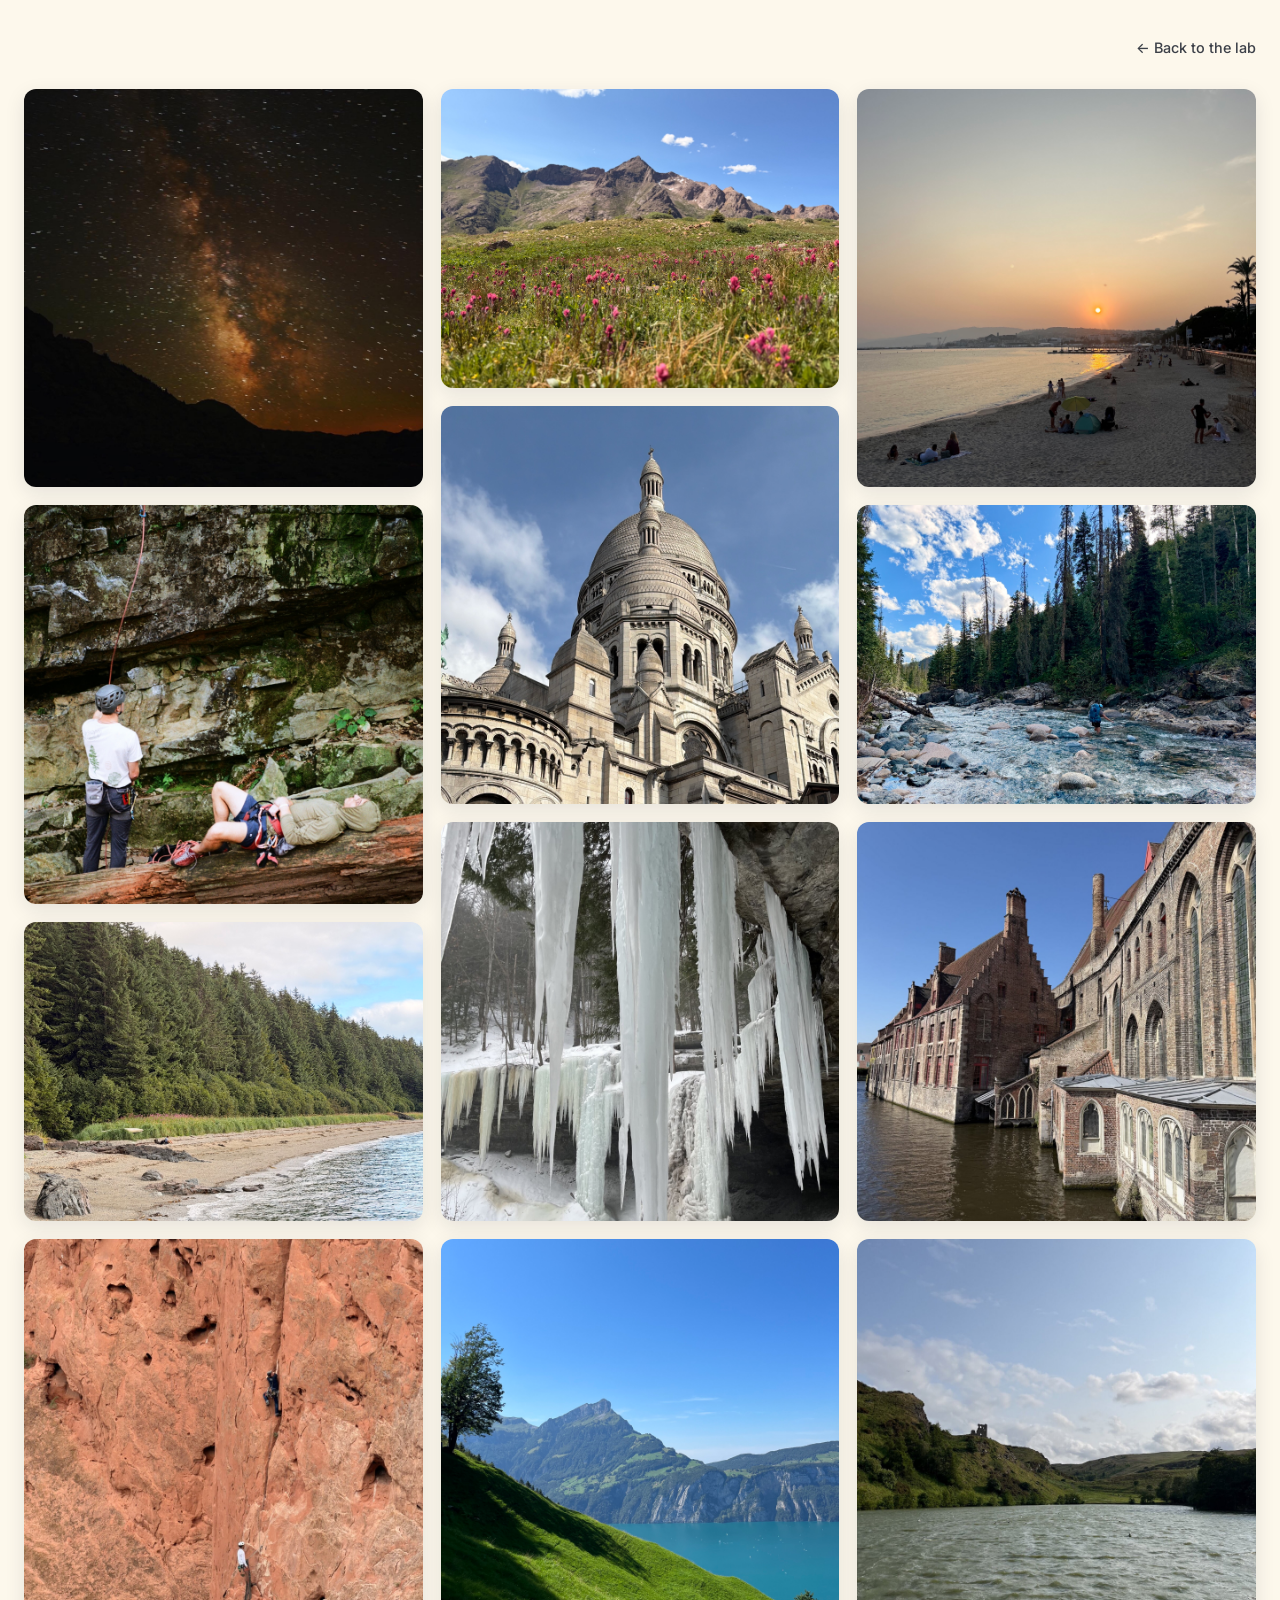
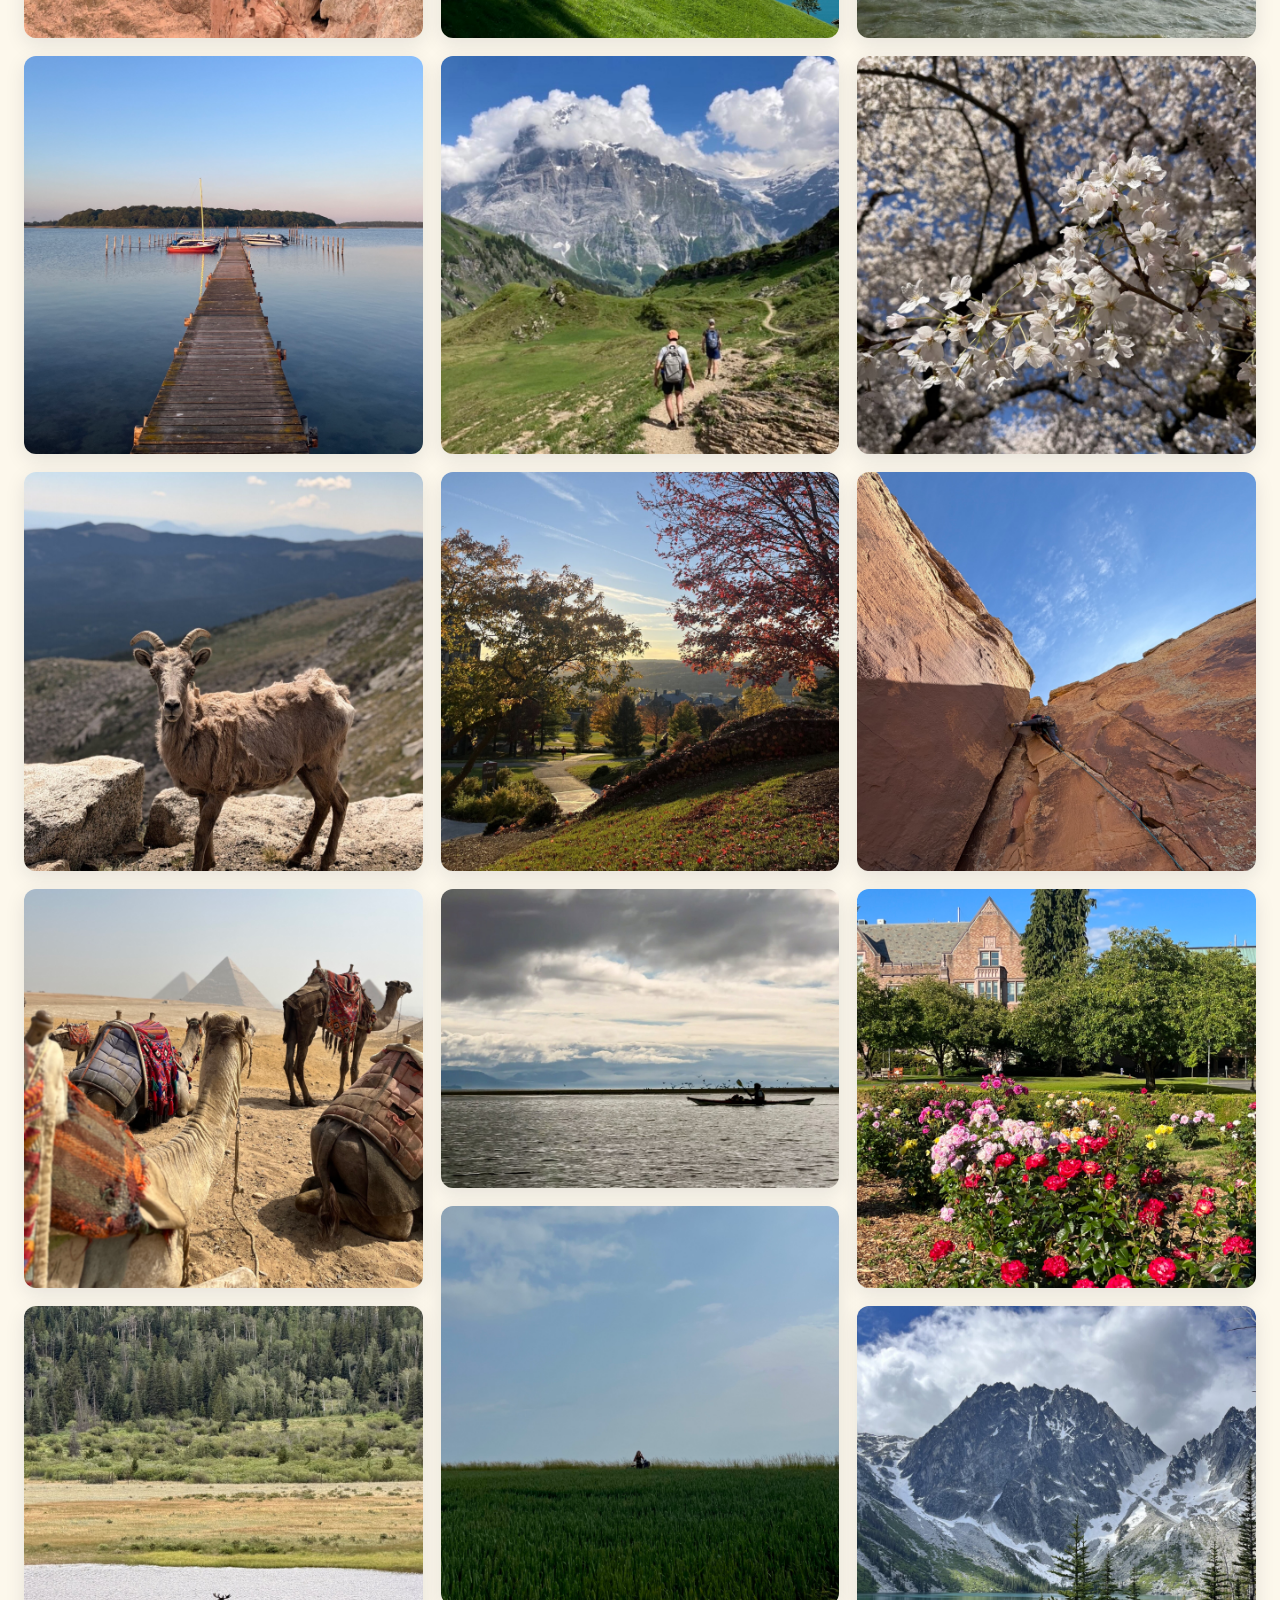
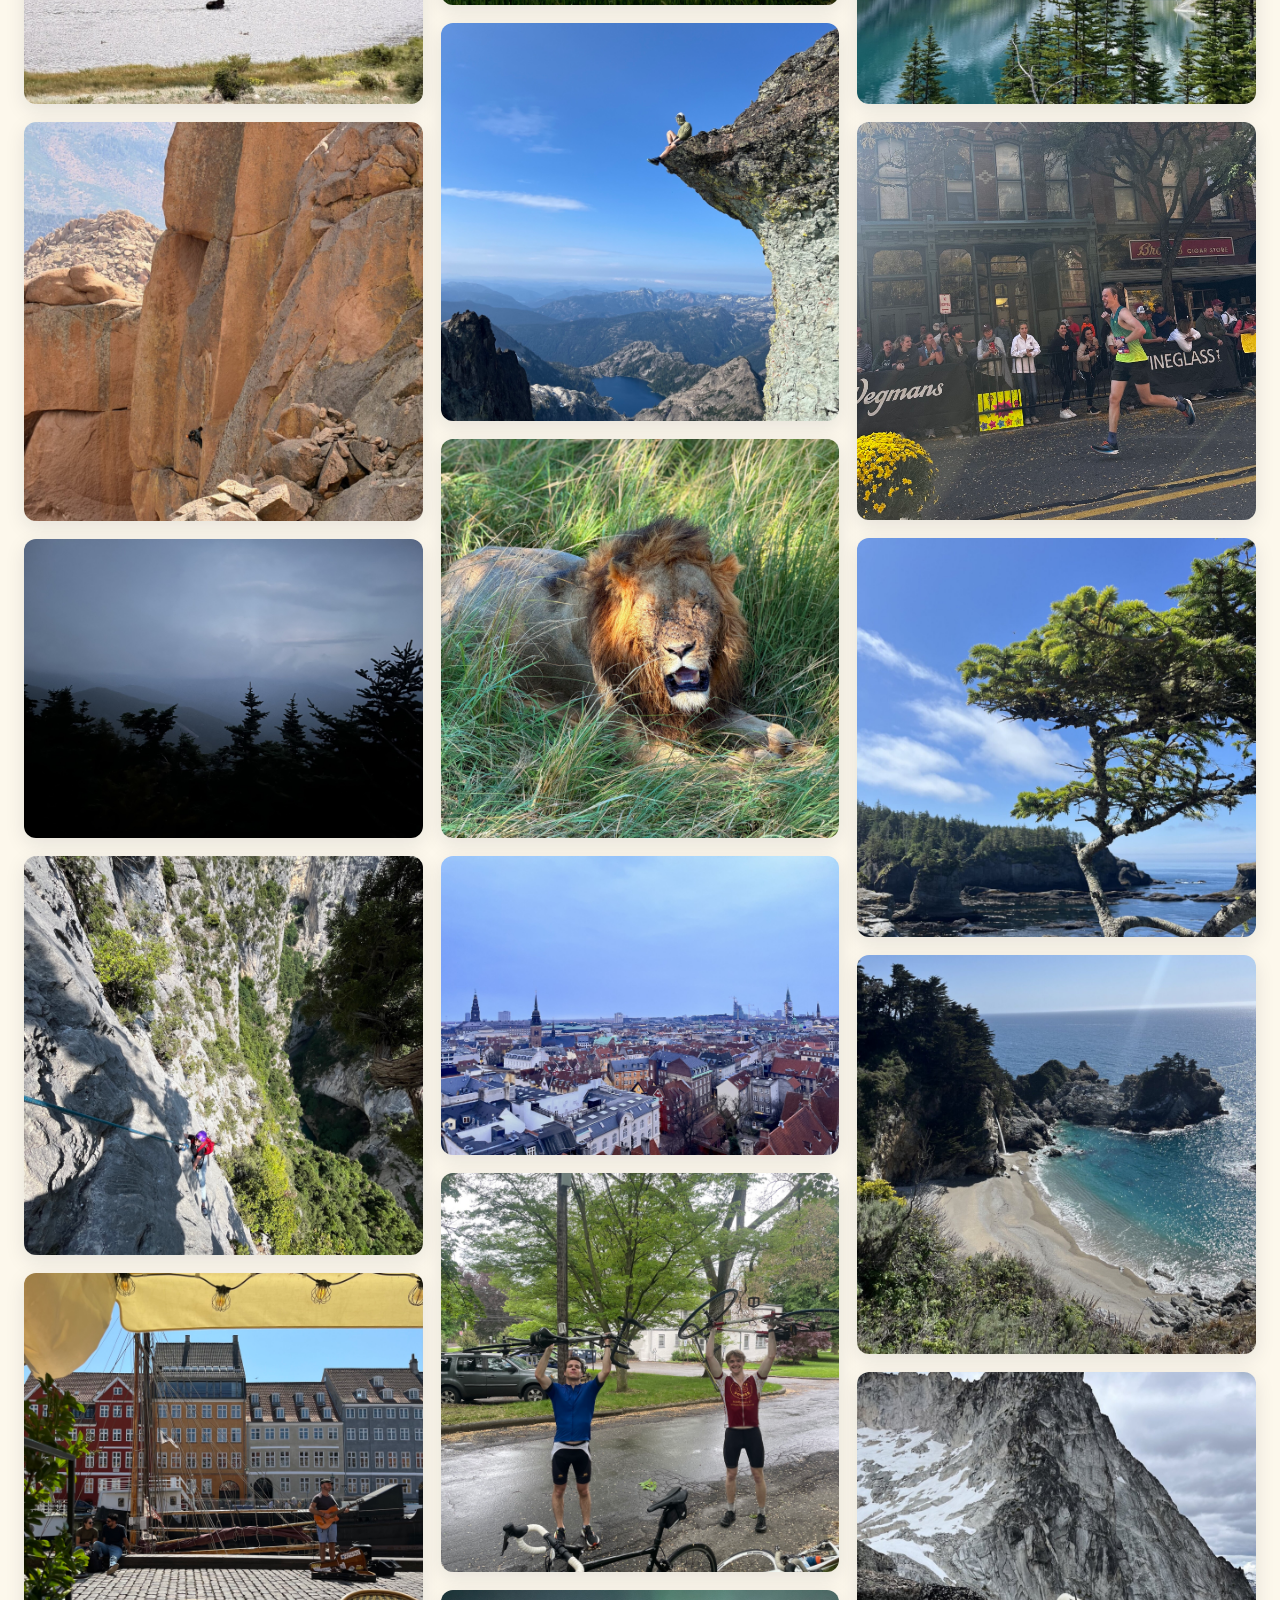
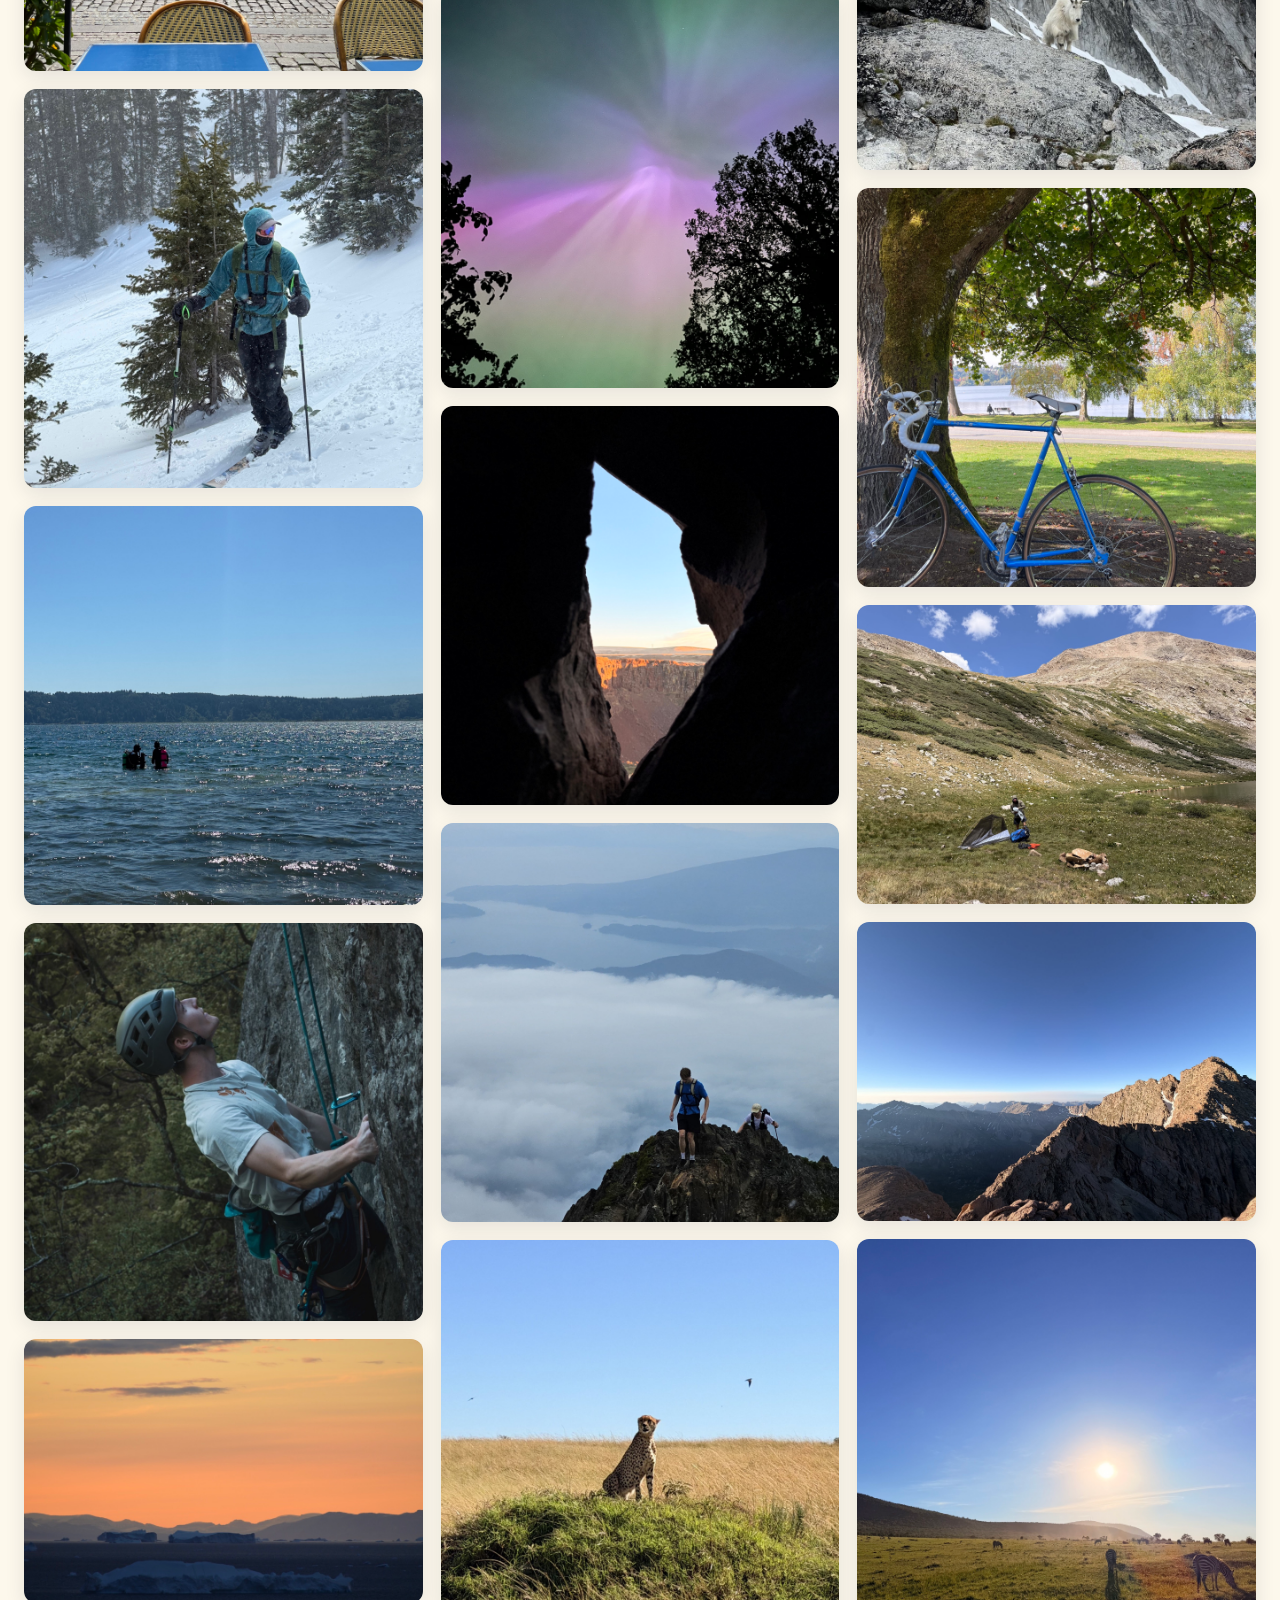
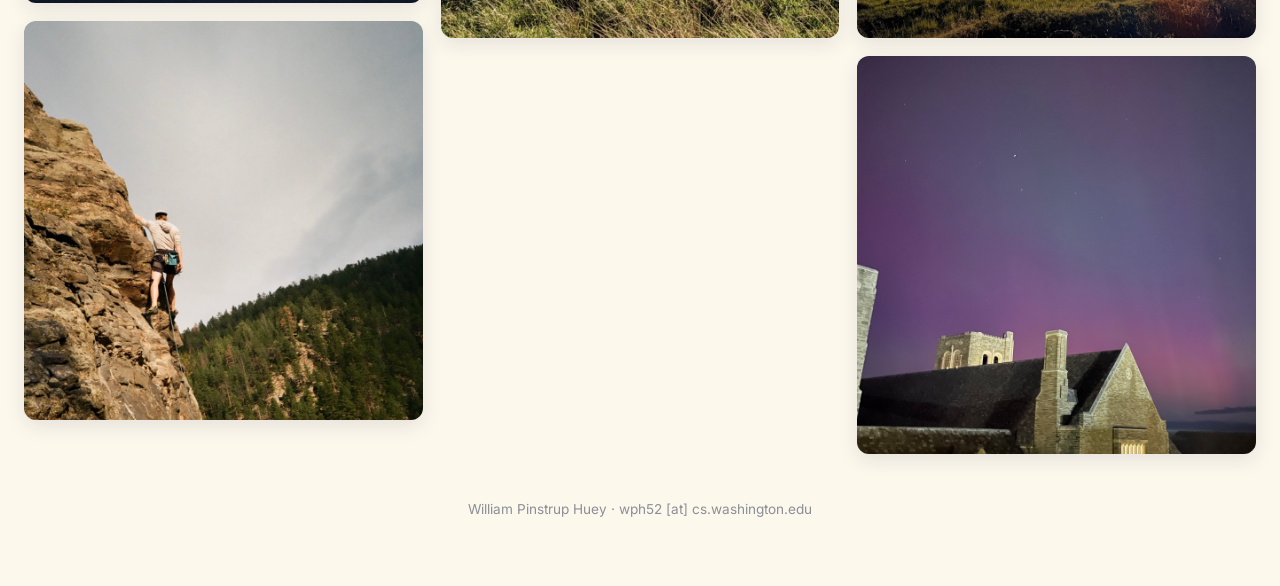
<file: gallery.html>
<!DOCTYPE html>
<html lang="en">
<head>
  <meta charset="utf-8">
  <title>Photo Gallery — William Pinstrup Huey</title>
  <meta name="description" content="Photo gallery — William Huey.">
  <meta name="author" content="William Huey">
  <meta name="viewport" content="width=device-width, initial-scale=1">

  <meta property="og:title" content="Photo Gallery — William Huey" />
  <meta property="og:type" content="website" />
  <meta property="og:url" content="https://willhuey.com/gallery.html" />
  <meta property="og:site_name" content="William Huey" />
  <link rel="canonical" href="https://willhuey.com/gallery.html">

  <link rel="icon" type="image/png" href="assets/profile-pics/robotree.png?v=2026">

  <!-- Google Analytics 4 -->
  <script async src="https://www.googletagmanager.com/gtag/js?id=G-T6MWGNLJ10"></script>
  <script>
    window.dataLayer = window.dataLayer || [];
    function gtag(){dataLayer.push(arguments);}
    gtag('js', new Date());
    gtag('config', 'G-T6MWGNLJ10');
  </script>
  <link rel="preconnect" href="https://fonts.googleapis.com">
  <link rel="preconnect" href="https://fonts.gstatic.com" crossorigin>
  <link href="https://fonts.googleapis.com/css2?family=Space+Grotesk:wght@400;500;600;700&family=Inter:wght@400;450;500;600&display=swap" rel="stylesheet">
  <link rel="stylesheet" href="styles.css">
  <link rel="stylesheet" href="gallery.css">
</head>
<body class="gallery-page">
  <div class="gallery-wrap">

    <header class="gallery-header">
      <h1></h1>
      <a class="gallery-back" href="index.html">← Back to the lab</a>
    </header>

    <!--
      To add a photo, run from the repo root:
        ./add-photo.py path/to/photo.jpg "Label" [YYYY-MM-DD]
      This resizes the image, keeps the original in .originals/, and
      adds it to gallery-data.json. The grid below is built from that file.
    -->
    <div class="gallery" id="gallery"></div>

    <footer>
      <p>William Pinstrup Huey · wph52 [at] cs.washington.edu</p>
    </footer>

  </div>

  <script>
    fetch('gallery-data.json')
      .then(function (res) { return res.json(); })
      .then(function (data) {
        var entries = Object.keys(data).map(function (filename) {
          var entry = data[filename];
          return {
            filename: filename,
            date: entry.date,
            label: entry.label,
            width: entry.width,
            height: entry.height
          };
        });

        for (var i = entries.length - 1; i > 0; i--) {
          var j = Math.floor(Math.random() * (i + 1));
          var tmp = entries[i]; entries[i] = entries[j]; entries[j] = tmp;
        }

        var gallery = document.getElementById('gallery');
        entries.forEach(function (entry) {
          var monthYear = new Date(entry.date + 'T00:00:00')
            .toLocaleDateString('en-US', { month: 'short', year: 'numeric' });

          var figure = document.createElement('figure');
          figure.className = 'photo';
          figure.tabIndex = 0;

          var img = document.createElement('img');
          img.src = 'assets/gallery/' + entry.filename;
          img.alt = entry.label;
          img.loading = 'lazy';
          img.width = entry.width;
          img.height = entry.height;

          var overlay = document.createElement('div');
          overlay.className = 'photo-overlay';

          var dateEl = document.createElement('span');
          dateEl.className = 'photo-date';
          dateEl.textContent = monthYear;

          var labelEl = document.createElement('span');
          labelEl.className = 'photo-label';
          labelEl.textContent = entry.label;

          overlay.appendChild(dateEl);
          overlay.appendChild(labelEl);
          figure.appendChild(img);
          figure.appendChild(overlay);
          gallery.appendChild(figure);
        });
      });
  </script>
</body>
</html>
</file>
<file: styles.css>
/* ============================================================
   William Huey — research page
   Grotesk + forest green
   ============================================================ */

:root {
  --bg:      #fdf8ec;
  --card:    #fdf8ec;
  --ink:     #16181d;
  --body:    #3c4048;
  --muted:   #8a8f98;
  --line:    #e7e9ed;
  --accent:  #017104;
  --accent-hover: #1f9e2c;
  --display: 'Space Grotesk', 'Inter', system-ui, sans-serif;
  --sans:    'Inter', -apple-system, BlinkMacSystemFont, 'Segoe UI', Helvetica, Arial, sans-serif;
}

* { box-sizing: border-box; }
html { scroll-behavior: smooth; }

body {
  margin: 0;
  background: var(--bg);
  color: var(--body);
  font-family: var(--sans);
  font-size: 17px;
  line-height: 1.72;
  -webkit-font-smoothing: antialiased;
  -moz-osx-font-smoothing: grayscale;
  text-rendering: optimizeLegibility;
}

a { color: var(--accent); text-decoration: none; transition: color .15s ease; }
a:hover { color: var(--accent-hover); }

p { margin: 0 0 1rem; }
strong { font-weight: 600; color: var(--ink); }

/* ---------- Layout ---------- */
.wrap {
  max-width: 1040px;
  margin: 12px auto 44px;
  padding: 0 64px 60px;
}

/* ---------- Entrance ---------- */
@keyframes fadeUp {
  from { opacity: 0; transform: translateY(16px); }
  to   { opacity: 1; transform: none; }
}
.intro, section, footer {
  animation: fadeUp 0.7s cubic-bezier(0.22, 1, 0.36, 1) both;
}
.intro { animation-delay: 0.02s; }
#bio   { animation-delay: 0.10s; }
#news  { animation-delay: 0.18s; }
#publications { animation-delay: 0.26s; }
footer { animation-delay: 0.32s; }

@media (prefers-reduced-motion: reduce) {
  .intro, section, footer { animation: none; }
}

section {
  padding: 31px 0;
  border-top: 1px solid var(--line);
}
#bio { border-top: none; }

h2 {
  font-family: var(--display);
  font-size: 0.74rem;
  font-weight: 600;
  text-transform: uppercase;
  letter-spacing: 0.2em;
  color: var(--muted);
  margin: 0 0 14px;
}

/* ---------- Header ---------- */
.intro {
  display: flex;
  align-items: center;
  gap: 32px;
  padding: 20px 0 16px;
}
.avatar {
  width: 150px;
  height: 150px;
  object-fit: cover;
  border-radius: 16px;
  flex-shrink: 0;
  box-shadow: 0 6px 24px rgba(22, 30, 60, 0.12);
  position: relative;
  top: 12px;
}
.intro-text h1 {
  font-family: var(--display);
  font-weight: 600;
  font-size: 2.9rem;
  line-height: 1.04;
  letter-spacing: -0.02em;
  color: var(--ink);
  margin: 0 0 6px;
}
.tagline {
  font-family: var(--display);
  font-weight: 500;
  font-size: 1.15rem;
  color: var(--accent);
  margin: 0 0 8px;
}
.affil {
  font-size: 0.95rem;
  color: var(--muted);
  margin: 0 0 14px;
  line-height: 1.5;
}
.affil a { color: var(--body); border-bottom: 1px solid var(--line); }
.affil a:hover { color: var(--accent); border-color: var(--accent); }

.socials { font-size: 0.92rem; font-weight: 500; }
.socials a { color: var(--body); }
.socials a:hover { color: var(--accent); }
.socials .dot { color: var(--line); margin: 0 8px; }

.gallery-link { margin: 8px 0 0; font-size: 0.92rem; font-weight: 500; }
.gallery-link a { color: var(--body); }
.gallery-link a:hover { color: var(--accent); }

/* ---------- Bio ---------- */
.lede {
  font-size: 1.16rem;
  line-height: 1.62;
  color: var(--ink);
}
#bio { padding-top: 26px; }
#bio a, .lede a { border-bottom: 1px solid rgba(1,113,4,0.28); }
#bio a:hover, .lede a:hover { border-color: var(--accent); }

.highlight {
  margin: 18px 0 0;
  padding: 11px 18px;
  font-size: 0.95rem;
  line-height: 1.55;
  font-weight: 600;
  color: var(--accent);
  background: rgba(1, 113, 4, 0.07);
  border-left: 3px solid var(--accent);
  border-radius: 0 8px 8px 0;
}

/* ---------- News ---------- */
.news { list-style: none; margin: 0; padding: 0; }
.news li {
  display: flex;
  gap: 20px;
  padding: 10px 0;
  border-bottom: 1px solid var(--line);
  font-size: 0.98rem;
}
.news li:last-child { border-bottom: none; }
.news .date {
  flex-shrink: 0;
  width: 76px;
  color: var(--muted);
  font-variant-numeric: tabular-nums;
  font-size: 0.85rem;
  font-weight: 500;
  padding-top: 3px;
}
.award { color: var(--accent); font-weight: 600; }

/* ---------- Publications ---------- */
.pub {
  display: flex;
  gap: 24px;
  align-items: flex-start;
  margin: 0 -16px;
  padding: 22px 16px;
  border-radius: 14px;
  transition: transform 0.25s ease, box-shadow 0.25s ease, background 0.25s ease;
}
.pub + .pub { border-top: 1px solid var(--line); }
.pub:hover {
  transform: translateY(-3px);
  box-shadow: 0 14px 30px rgba(28, 38, 80, 0.09);
}

.pub-media {
  flex: 0 0 200px;
  display: block;
  border-radius: 10px;
  overflow: hidden;
  background: #eef0f3;
  box-shadow: 0 2px 12px rgba(22, 30, 60, 0.08);
  aspect-ratio: 16 / 10;
}
.pub-media img,
.pub-media video {
  width: 100%;
  height: 100%;
  object-fit: cover;
  display: block;
  transition: transform .4s ease;
}
.pub-media:hover img,
.pub-media:hover video { transform: scale(1.04); }

.pub-text { flex: 1; min-width: 0; }
.pub-text h3 {
  font-family: var(--display);
  font-weight: 500;
  font-size: 1.24rem;
  line-height: 1.3;
  letter-spacing: -0.01em;
  margin: 0 0 6px;
}
.pub-text h3 a { color: var(--ink); }
.pub-text h3 a:hover { color: var(--accent); }

.authors { margin: 0 0 3px; font-size: 0.92rem; color: var(--body); line-height: 1.5; }
.venue { margin: 0 0 10px; font-size: 0.9rem; color: var(--muted); }
.venue-highlight {
  display: inline-block;
  padding: 3px 10px;
  font-weight: 600;
  color: var(--accent);
  background: rgba(1, 113, 4, 0.07);
  border-left: 3px solid var(--accent);
  border-radius: 0 6px 6px 0;
}
.eq { color: var(--accent); font-weight: 600; }
.pub-note {
  margin: -6px 0 6px;
  font-size: 0.82rem;
  color: var(--muted);
}

.pub-links { margin: 0; display: flex; flex-wrap: wrap; gap: 8px; align-items: center; }
.pub-links a {
  font-size: 0.8rem;
  font-weight: 500;
  letter-spacing: 0.01em;
  color: var(--accent);
  padding: 3px 13px;
  border: 1px solid rgba(1,113,4,0.32);
  border-radius: 999px;
  transition: all .15s ease;
}
.pub-links a:hover { background: var(--accent); color: #fff; border-color: var(--accent); }
.pub-links .soon {
  font-size: 0.8rem;
  color: var(--muted);
  padding: 3px 13px;
  border: 1px dashed var(--line);
  border-radius: 999px;
}

/* ---------- Footer ---------- */
footer {
  padding-top: 44px;
  text-align: center;
  color: var(--muted);
  font-size: 0.85rem;
}
footer p { margin: 0; }
.updated { margin-top: 4px; font-size: 0.78rem; opacity: 0.8; }

/* invisible visit tracker (kept in the DOM so it still loads + counts) */
.tracker {
  position: absolute;
  width: 1px;
  height: 1px;
  opacity: 0;
  pointer-events: none;
  left: -9999px;
}

/* ---------- Responsive ---------- */
@media (max-width: 600px) {
  body { font-size: 16px; }
  .wrap {
    margin: 0;
    border-radius: 0;
    border: none;
    padding: 4px 22px 56px;
  }
  .pub { margin: 0; padding: 20px 0; }
  .intro {
    flex-direction: column;
    text-align: center;
    gap: 20px;
    padding: 48px 0 8px;
  }
  .socials { line-height: 2; }
  .intro-text h1 { font-size: 2.4rem; }
  .pub { flex-direction: column; gap: 14px; }
  .pub-media { flex-basis: auto; width: 100%; max-width: 320px; }
  .news li { gap: 14px; }
  .news .date { width: 64px; }
}
</file>
<file: gallery.css>
/* ============================================================
   Photo gallery — masonry grid, full-bleed cream background
   ============================================================ */

body.gallery-page {
  background: var(--card);
  background-attachment: initial;
}

.gallery-wrap {
  max-width: 1600px;
  margin: 0 auto;
  padding: 36px 24px 64px;
}

.gallery-header {
  display: flex;
  align-items: baseline;
  justify-content: space-between;
  gap: 16px;
  margin-bottom: 28px;
}
.gallery-header h1 {
  font-family: var(--display);
  font-weight: 600;
  font-size: 1.6rem;
  letter-spacing: -0.01em;
  color: var(--ink);
  margin: 0;
}
.gallery-back {
  font-size: 0.9rem;
  font-weight: 500;
  color: var(--body);
  white-space: nowrap;
}
.gallery-back:hover { color: var(--accent); }

/* ---------- Masonry grid ---------- */
.gallery {
  column-count: 1;
  column-gap: 18px;
}
@media (min-width: 480px) {
  .gallery { column-count: 2; }
}
@media (min-width: 900px) {
  .gallery { column-count: 3; }
}
@media (min-width: 1300px) {
  .gallery { column-count: 4; }
}

.photo {
  position: relative;
  break-inside: avoid;
  margin: 0 0 18px;
  overflow: hidden;
  border-radius: 12px;
  box-shadow: 0 6px 20px rgba(22, 30, 60, 0.1);
}

.photo img {
  display: block;
  width: 100%;
  height: auto;
}

.photo:focus { outline: none; }

.photo-overlay {
  position: absolute;
  inset: 0;
  display: flex;
  align-items: center;
  justify-content: center;
  padding: 20px;
  background: rgba(253, 248, 236, 0.92);
  opacity: 0;
  transition: opacity 0.2s ease;
}
.photo:hover .photo-overlay,
.photo:focus .photo-overlay,
.photo:focus-within .photo-overlay {
  opacity: 1;
}

.photo-date {
  position: absolute;
  top: 14px;
  left: 16px;
  font-size: 0.72rem;
  font-weight: 600;
  letter-spacing: 0.04em;
  text-transform: uppercase;
  color: var(--muted);
}

.photo-label {
  font-size: 0.95rem;
  font-weight: 500;
  line-height: 1.4;
  text-align: center;
  color: var(--ink);
}

/* ---------- Footer ---------- */
.gallery-wrap footer {
  padding-top: 44px;
  text-align: center;
  color: var(--muted);
  font-size: 0.85rem;
}
.gallery-wrap footer p { margin: 0; }

/* ---------- Responsive ---------- */
@media (max-width: 600px) {
  .gallery-wrap { padding: 24px 16px 48px; }
  .gallery-header { flex-direction: column; align-items: flex-start; gap: 8px; }
}
</file>
